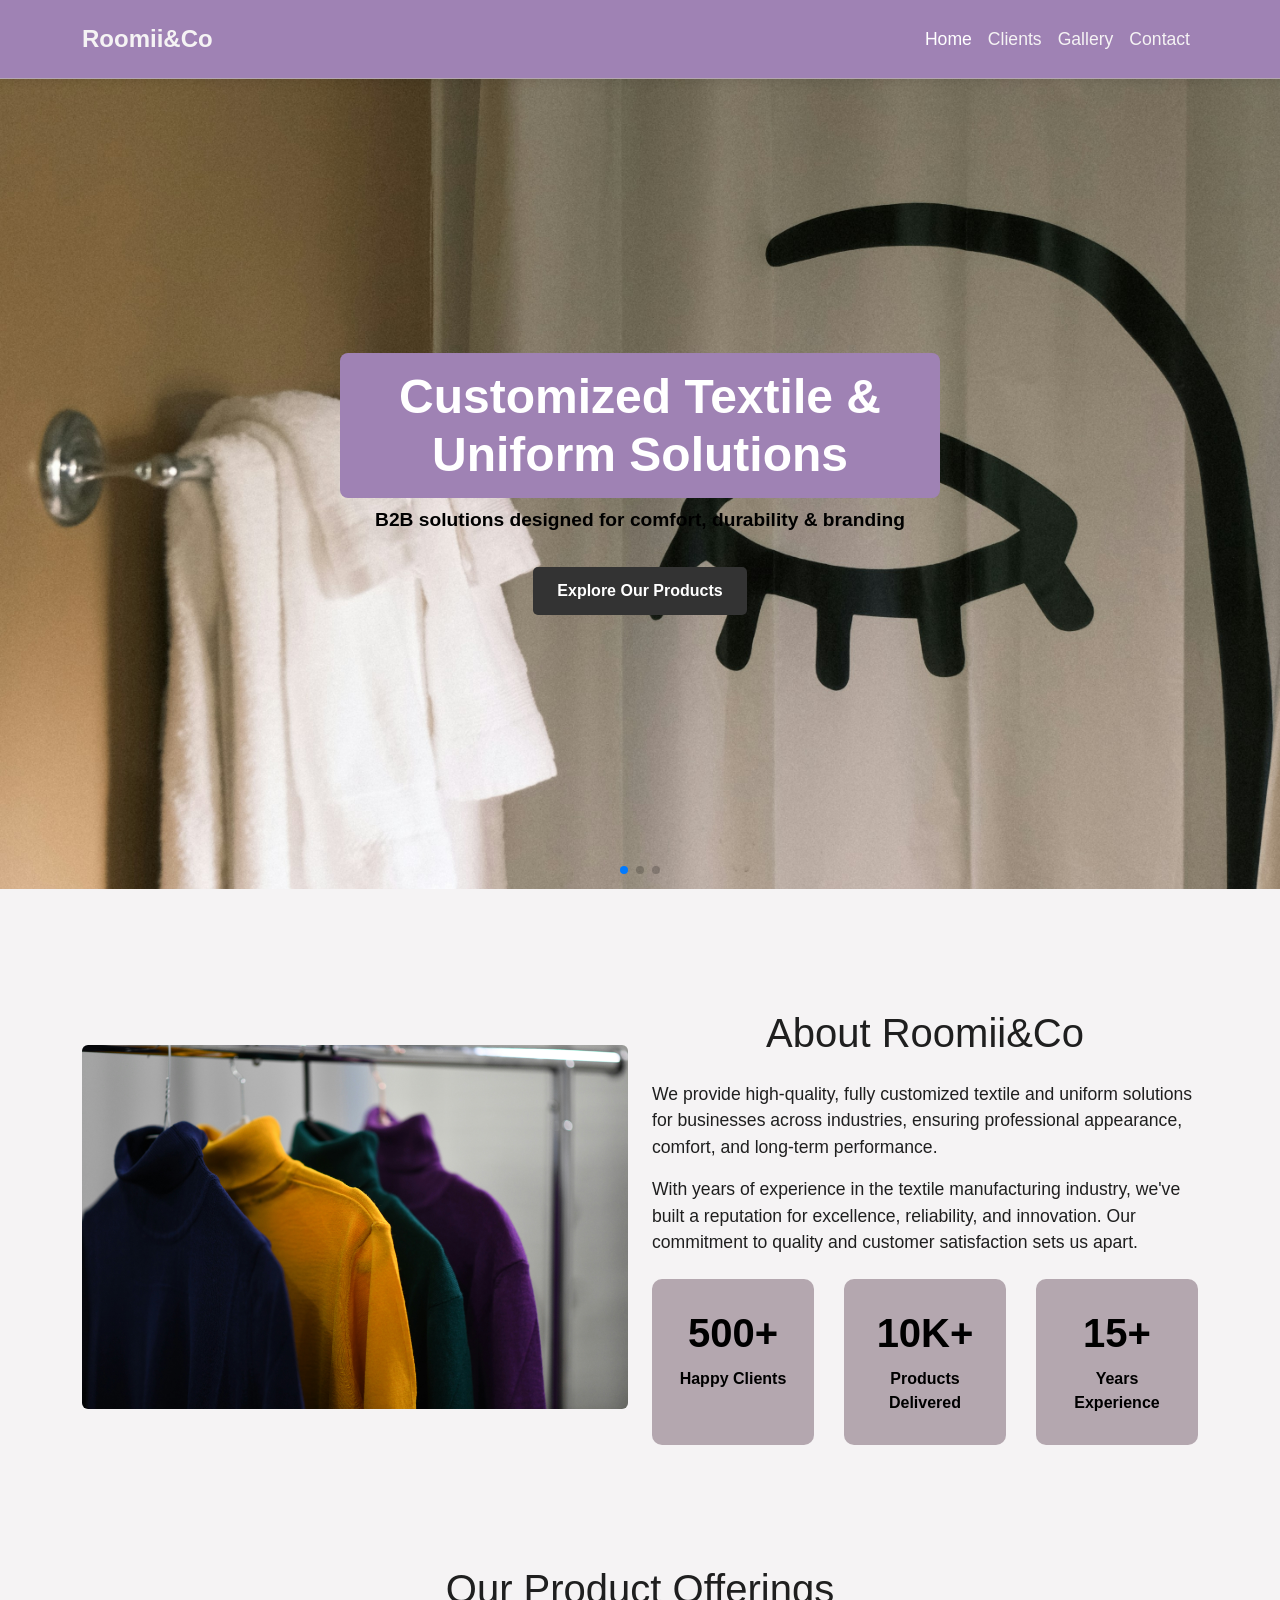
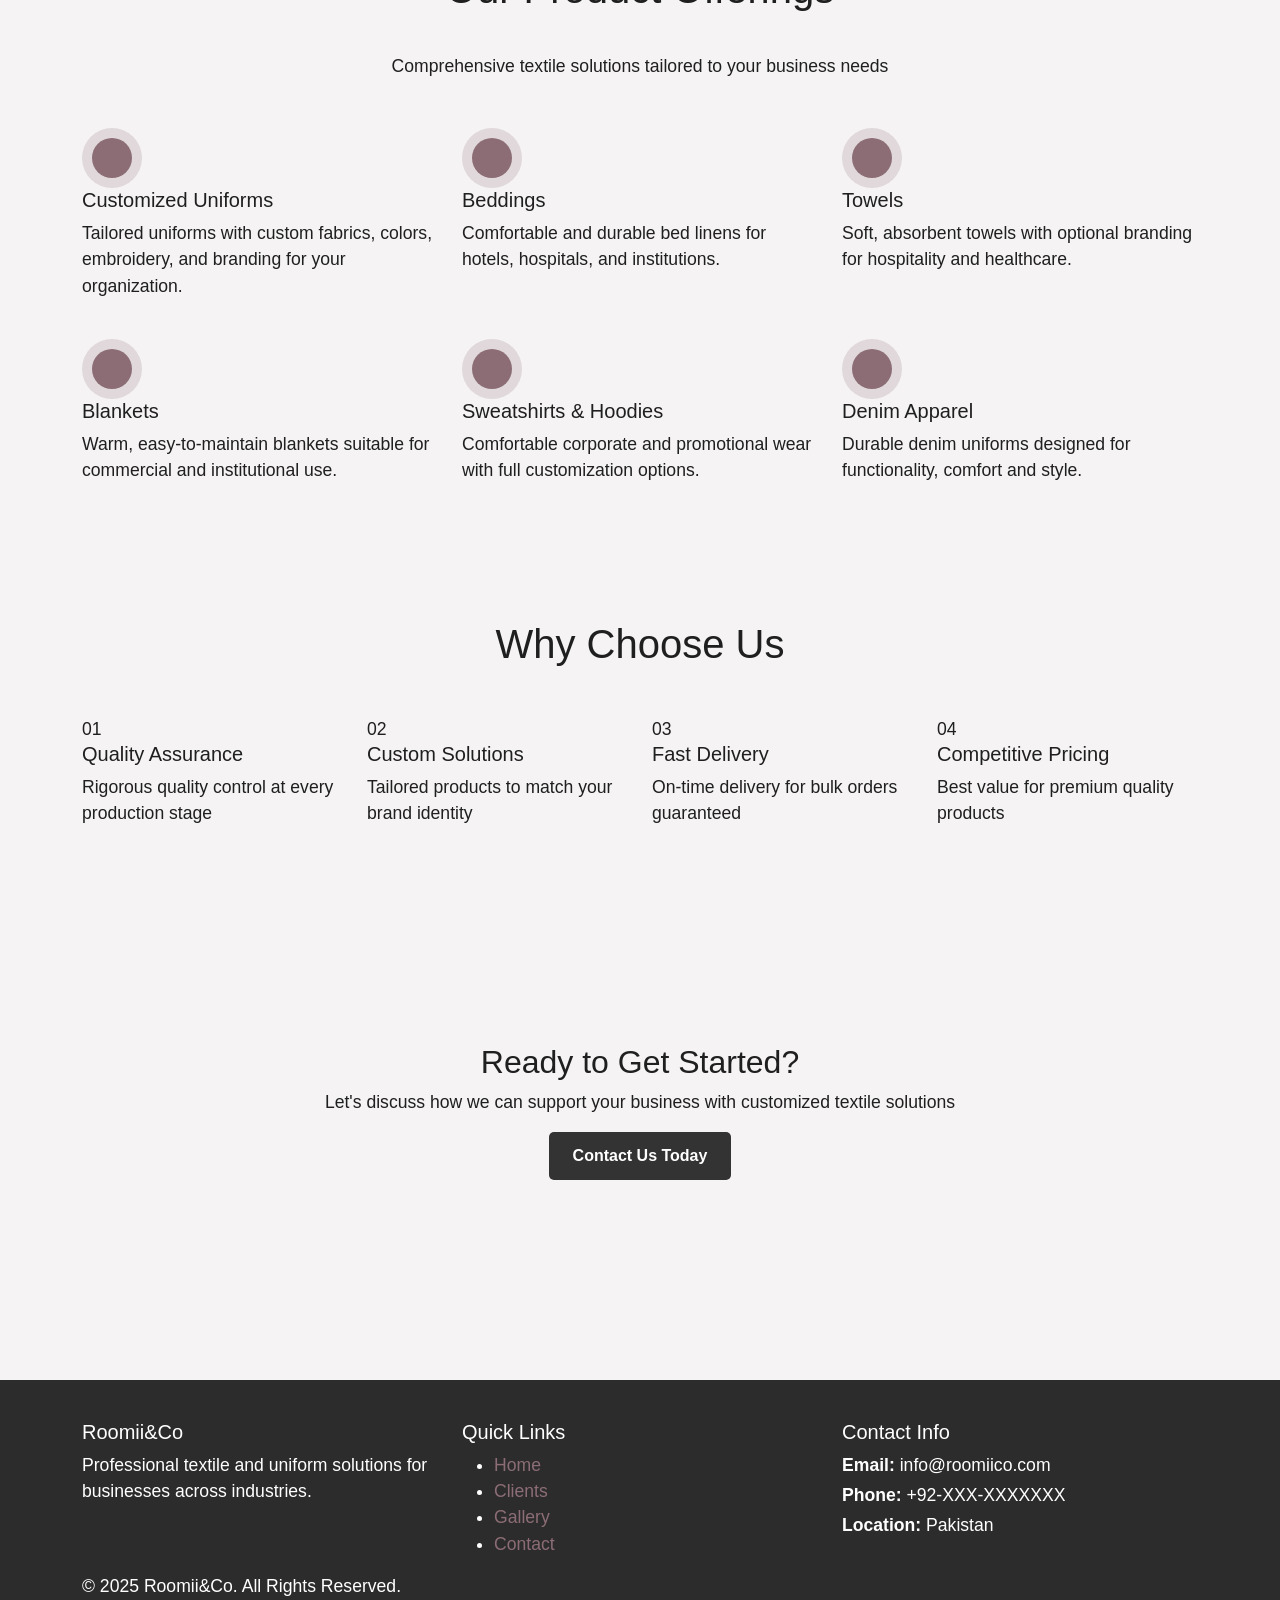
<file: index.html>
<!DOCTYPE html>
<html lang="en">
<head>
    <meta charset="UTF-8">
    <title>Customized Textile & Uniform Solutions | Roomii&Co</title>
    <meta name="viewport" content="width=device-width, initial-scale=1">

    <!-- Bootstrap CDN -->
    <link href="https://cdn.jsdelivr.net/npm/bootstrap@5.3.3/dist/css/bootstrap.min.css" rel="stylesheet">
    
    <!-- Swiper CSS -->
    <link rel="stylesheet" href="https://cdn.jsdelivr.net/npm/swiper@11/swiper-bundle.min.css"/>
    
    <!-- Google Fonts -->
    <link rel="preconnect" href="https://fonts.googleapis.com">
    <link rel="preconnect" href="https://fonts.gstatic.com" crossorigin>
    <link href="https://fonts.googleapis.com/css2?family=Poppins:wght@300;400;500;600;700&display=swap" rel="stylesheet">
    
    <!-- Custom CSS -->
    <link rel="stylesheet" href="css/style.css">
</head>

<body>

<!-- NAVBAR -->
<nav class="navbar navbar-expand-lg navbar-dark sticky-top">
  <div class="container">
    <a class="navbar-brand" href="index.html">
      <span class="brand-name">Roomii&Co</span>
    </a>
    <button class="navbar-toggler" type="button" data-bs-toggle="collapse" data-bs-target="#navbarNav" aria-controls="navbarNav" aria-expanded="false" aria-label="Toggle navigation">
      <span class="navbar-toggler-icon"></span>
    </button>
    <div class="collapse navbar-collapse" id="navbarNav">
      <ul class="navbar-nav ms-auto">
        <li class="nav-item">
          <a class="nav-link active" href="index.html">Home</a>
        </li>
        <li class="nav-item">
          <a class="nav-link" href="clients.html">Clients</a>
        </li>
        <li class="nav-item">
          <a class="nav-link" href="gallery.html">Gallery</a>
        </li>
        <li class="nav-item">
          <a class="nav-link" href="contact.html">Contact</a>
        </li>
      </ul>
    </div>
  </div>
</nav>

<!-- HERO SECTION -->
<section class="swiper mySwiper hero-section">
  <div class="swiper-wrapper">

    <div class="swiper-slide hero-slide" style="background: url('images/img2.jpg') no-repeat center center; background-size: cover;">
      <div class="hero-content">
        <h1 class="hero-title">Customized Textile & Uniform Solutions</h1>
        <p class="hero-subtitle">B2B solutions designed for comfort, durability & branding</p>
        <a href="#services" class="btn btn-hero mt-3">Explore Our Products</a>
      </div>
    </div>

    <div class="swiper-slide hero-slide" style="background: url('images/img17.jpg') no-repeat center center; background-size: cover;">
      <div class="hero-content">
        <h1 class="hero-title">Bulk Manufacturing Excellence</h1>
        <p class="hero-subtitle">Reliable production for institutions and enterprises</p>
        <a href="#about" class="btn btn-hero mt-3">Learn More</a>
      </div>
    </div>

    <div class="swiper-slide hero-slide" style="background: url('images/img16.jpg') no-repeat center center; background-size: cover;">
      <div class="hero-content">
        <h1 class="hero-title">Brand-Focused Design</h1>
        <p class="hero-subtitle">Your identity stitched into every product</p>
        <a href="contact.html" class="btn btn-hero mt-3">Get Started</a>
      </div>
    </div>

  </div>

  <div class="swiper-pagination"></div>
</section>


<!-- ABOUT SECTION -->
<section id="about" class="section-padding">
    <div class="container">
        <div class="row align-items-center">
            <div class="col-lg-6 mb-4 mb-lg-0">
                <div class="about-image-wrapper">
                    <div class="about-image-placeholder">
                        <img src="images/img6.jpg" alt="About Us" class="img-fluid rounded">
                    </div>
                </div>
            </div>
            <div class="col-lg-6">
                <!-- <span class="section-tag">WHO WE ARE</span> -->
                <h2 class="section-title mb-4">About Roomii&Co</h2>
                <p class="section-text">
                    We provide high-quality, fully customized textile and uniform solutions for businesses across industries, 
                    ensuring professional appearance, comfort, and long-term performance.
                </p>
                <p class="section-text">
                    With years of experience in the textile manufacturing industry, we've built a reputation for excellence, 
                    reliability, and innovation. Our commitment to quality and customer satisfaction sets us apart.
                </p>
                <div class="stats-wrapper mt-4">
                    <div class="stat-item">
                        <h3 class="stat-number">500+</h3>
                        <p class="stat-label">Happy Clients</p>
                    </div>
                    <div class="stat-item">
                        <h3 class="stat-number">10K+</h3>
                        <p class="stat-label">Products Delivered</p>
                    </div>
                    <div class="stat-item">
                        <h3 class="stat-number">15+</h3>
                        <p class="stat-label">Years Experience</p>
                    </div>
                </div>
            </div>
        </div>
    </div>
</section>

<!-- SERVICES SECTION -->
<section id="services" class="section-padding bg-light-section">
    <div class="container">
        <div class="text-center mb-5">
            <!-- <span class="section-tag">WHAT WE OFFER</span> -->
            <h2 class="section-title">Our Product Offerings</h2>
            <p class="section-subtitle">Comprehensive textile solutions tailored to your business needs</p>
        </div>

        <div class="row g-4">

            <div class="col-md-6 col-lg-4">
                <div class="service-card">
                    <div class="service-icon">
                        <svg width="60" height="60" viewBox="0 0 60 60">
                            <circle cx="30" cy="30" r="30" fill="#8C6D75" opacity="0.2"/>
                            <circle cx="30" cy="30" r="20" fill="#8C6D75"/>
                        </svg>
                    </div>
                    <h5 class="service-title">Customized Uniforms</h5>
                    <p class="service-description">Tailored uniforms with custom fabrics, colors, embroidery, and branding for your organization.</p>
                </div>
            </div>

            <div class="col-md-6 col-lg-4">
                <div class="service-card">
                    <div class="service-icon">
                        <svg width="60" height="60" viewBox="0 0 60 60">
                            <circle cx="30" cy="30" r="30" fill="#8C6D75" opacity="0.2"/>
                            <circle cx="30" cy="30" r="20" fill="#8C6D75"/>
                        </svg>
                    </div>
                    <h5 class="service-title">Beddings</h5>
                    <p class="service-description">Comfortable and durable bed linens for hotels, hospitals, and institutions.</p>
                </div>
            </div>

            <div class="col-md-6 col-lg-4">
                <div class="service-card">
                    <div class="service-icon">
                        <svg width="60" height="60" viewBox="0 0 60 60">
                            <circle cx="30" cy="30" r="30" fill="#8C6D75" opacity="0.2"/>
                            <circle cx="30" cy="30" r="20" fill="#8C6D75"/>
                        </svg>
                    </div>
                    <h5 class="service-title">Towels</h5>
                    <p class="service-description">Soft, absorbent towels with optional branding for hospitality and healthcare.</p>
                </div>
            </div>

            <div class="col-md-6 col-lg-4">
                <div class="service-card">
                    <div class="service-icon">
                        <svg width="60" height="60" viewBox="0 0 60 60">
                            <circle cx="30" cy="30" r="30" fill="#8C6D75" opacity="0.2"/>
                            <circle cx="30" cy="30" r="20" fill="#8C6D75"/>
                        </svg>
                    </div>
                    <h5 class="service-title">Blankets</h5>
                    <p class="service-description">Warm, easy-to-maintain blankets suitable for commercial and institutional use.</p>
                </div>
            </div>

            <div class="col-md-6 col-lg-4">
                <div class="service-card">
                    <div class="service-icon">
                        <svg width="60" height="60" viewBox="0 0 60 60">
                            <circle cx="30" cy="30" r="30" fill="#8C6D75" opacity="0.2"/>
                            <circle cx="30" cy="30" r="20" fill="#8C6D75"/>
                        </svg>
                    </div>
                    <h5 class="service-title">Sweatshirts & Hoodies</h5>
                    <p class="service-description">Comfortable corporate and promotional wear with full customization options.</p>
                </div>
            </div>

            <div class="col-md-6 col-lg-4">
                <div class="service-card">
                    <div class="service-icon">
                        <svg width="60" height="60" viewBox="0 0 60 60">
                            <circle cx="30" cy="30" r="30" fill="#8C6D75" opacity="0.2"/>
                            <circle cx="30" cy="30" r="20" fill="#8C6D75"/>
                        </svg>
                    </div>
                    <h5 class="service-title">Denim Apparel</h5>
                    <p class="service-description">Durable denim uniforms designed for functionality, comfort and style.</p>
                </div>
            </div>

        </div>
    </div>
</section>

<!-- WHY CHOOSE US -->
<section class="section-padding">
    <div class="container">
        <div class="text-center mb-5">
            <!-- <span class="section-tag">WHY ROOMII&CO</span> -->
            <h2 class="section-title">Why Choose Us</h2>
        </div>
        
        <div class="row g-4">
            <div class="col-md-6 col-lg-3">
                <div class="feature-box">
                    <div class="feature-number">01</div>
                    <h5 class="feature-title">Quality Assurance</h5>
                    <p class="feature-text">Rigorous quality control at every production stage</p>
                </div>
            </div>
            <div class="col-md-6 col-lg-3">
                <div class="feature-box">
                    <div class="feature-number">02</div>
                    <h5 class="feature-title">Custom Solutions</h5>
                    <p class="feature-text">Tailored products to match your brand identity</p>
                </div>
            </div>
            <div class="col-md-6 col-lg-3">
                <div class="feature-box">
                    <div class="feature-number">03</div>
                    <h5 class="feature-title">Fast Delivery</h5>
                    <p class="feature-text">On-time delivery for bulk orders guaranteed</p>
                </div>
            </div>
            <div class="col-md-6 col-lg-3">
                <div class="feature-box">
                    <div class="feature-number">04</div>
                    <h5 class="feature-title">Competitive Pricing</h5>
                    <p class="feature-text">Best value for premium quality products</p>
                </div>
            </div>
        </div>
    </div>
</section>

<!-- CTA SECTION -->
<section class="cta-section">
    <div class="container text-center">
        <h2 class="cta-title">Ready to Get Started?</h2>
        <p class="cta-text">Let's discuss how we can support your business with customized textile solutions</p>
        <a href="contact.html" class="btn btn-cta">Contact Us Today</a>
    </div>
</section>

<!-- FOOTER -->
<footer class="footer">
    <div class="container">
        <div class="row">
            <div class="col-md-4 mb-4 mb-md-0">
                <h5 class="footer-title">Roomii&Co</h5>
                <p class="footer-text">Professional textile and uniform solutions for businesses across industries.</p>
            </div>
            <div class="col-md-4 mb-4 mb-md-0">
                <h5 class="footer-title">Quick Links</h5>
                <ul class="footer-links">
                    <li><a href="index.html">Home</a></li>
                    <li><a href="clients.html">Clients</a></li>
                    <li><a href="gallery.html">Gallery</a></li>
                    <li><a href="contact.html">Contact</a></li>
                </ul>
            </div>
            <div class="col-md-4">
                <h5 class="footer-title">Contact Info</h5>
                <p class="footer-text mb-1"><strong>Email:</strong> info@roomiico.com</p>
                <p class="footer-text mb-1"><strong>Phone:</strong> +92-XXX-XXXXXXX</p>
                <p class="footer-text"><strong>Location:</strong> Pakistan</p>
            </div>
        </div>
        <div class="footer-bottom">
            <p>&copy; 2025 Roomii&Co. All Rights Reserved.</p>
        </div>
    </div>
</footer>

<!-- Scripts -->
<script src="https://cdn.jsdelivr.net/npm/bootstrap@5.3.3/dist/js/bootstrap.bundle.min.js"></script>
<script src="https://cdn.jsdelivr.net/npm/swiper@11/swiper-bundle.min.js"></script>
<script src="js/main.js"></script>

</body>
</html>
</file>
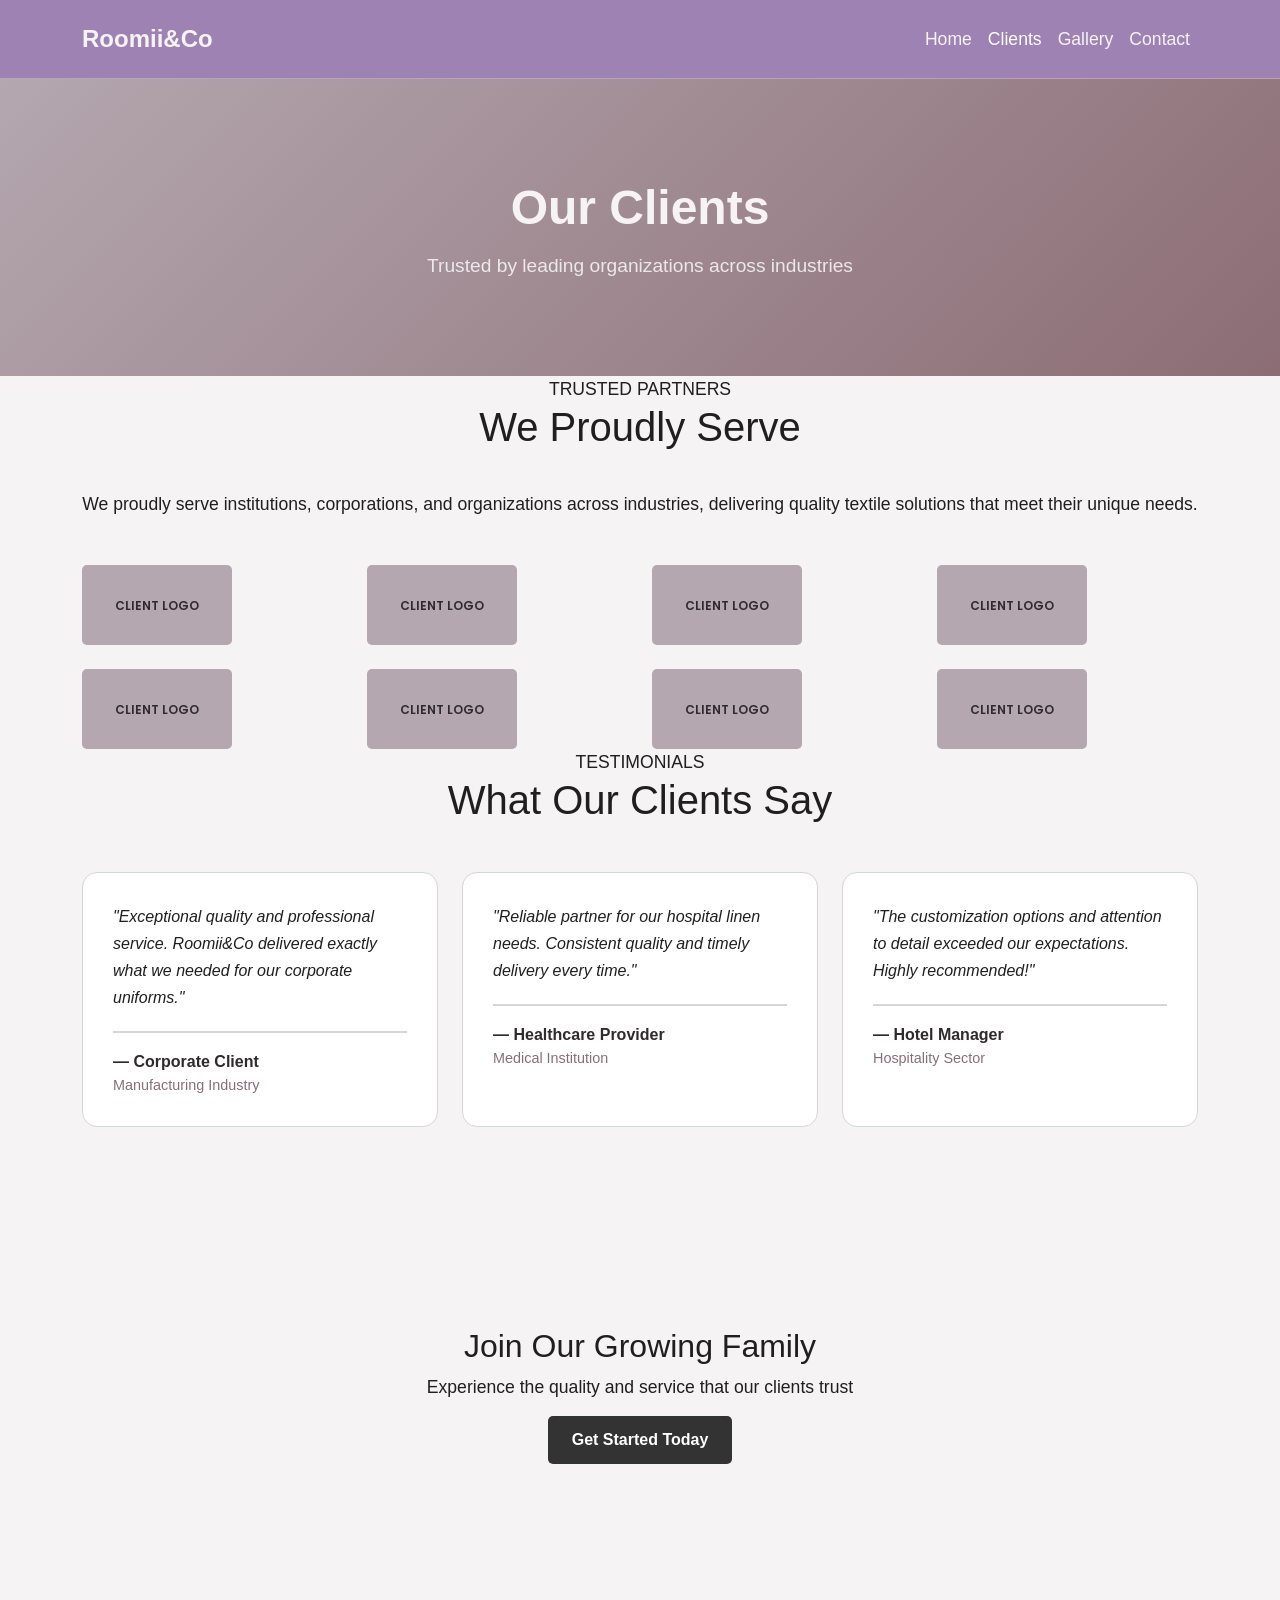
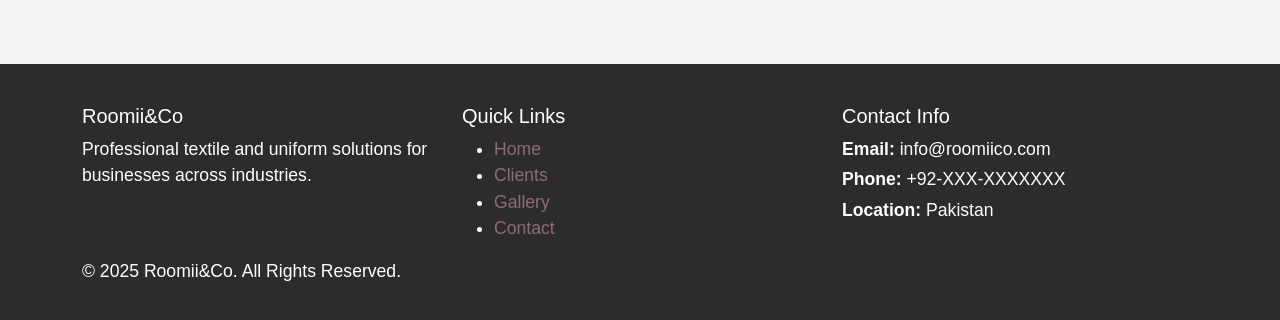
<file: clients.html>
<!DOCTYPE html>
<html lang="en">
<head>
  <meta charset="UTF-8" />
  <title>Our Clients | Roomii & Co</title>
  <meta name="viewport" content="width=device-width, initial-scale=1" />

  <!-- Bootstrap -->
  <link href="https://cdn.jsdelivr.net/npm/bootstrap@5.3.3/dist/css/bootstrap.min.css" rel="stylesheet">

  <!-- Google Fonts -->
  <link rel="preconnect" href="https://fonts.googleapis.com">
  <link rel="preconnect" href="https://fonts.gstatic.com" crossorigin>
  <link href="https://fonts.googleapis.com/css2?family=Poppins:wght@300;400;500;600;700&display=swap" rel="stylesheet">

  <!-- Custom CSS - FIXED PATH -->
  <link rel="stylesheet" href="css/style.css">
  
  <style>
    .page-header {
      background: linear-gradient(135deg, #B4A7AF 0%, #8C6D75 100%);
      padding: 100px 0 80px;
      margin-bottom: 0;
    }

    .page-header-title {
      font-size: 3rem;
      font-weight: 700;
      color: #F5F3F4;
      margin-bottom: 15px;
    }

    .page-header-subtitle {
      font-size: 1.2rem;
      color: #F5F3F4;
      opacity: 0.9;
    }

    .testimonial-card {
      background: #fff;
      border: 1px solid #D8D4D7;
      border-radius: 15px;
      padding: 30px;
      height: 100%;
      transition: all 0.3s ease;
    }

    .testimonial-card:hover {
      transform: translateY(-5px);
      box-shadow: 0 10px 30px rgba(0, 0, 0, 0.1);
      border-color: #8C6D75;
    }

    .testimonial-text {
      font-size: 1rem;
      line-height: 1.7;
      color: #1F1F1F;
      margin-bottom: 20px;
      font-style: italic;
    }

    .testimonial-author {
      margin-top: 15px;
      padding-top: 15px;
      border-top: 2px solid #D8D4D7;
    }

    .testimonial-author strong {
      color: #2F2A2D;
      font-size: 1rem;
    }

    .testimonial-author p {
      color: #8C6D75;
      font-size: 0.9rem;
    }

    @media (max-width: 767px) {
      .page-header-title {
        font-size: 2rem;
      }
      
      .page-header-subtitle {
        font-size: 1rem;
      }
    }
  </style>
</head>

<body>

<!-- NAVBAR -->
<nav class="navbar navbar-expand-lg navbar-dark sticky-top">
  <div class="container">
    <a class="navbar-brand" href="index.html">
      <span class="brand-name">Roomii&Co</span>
    </a>
    <button class="navbar-toggler" type="button" data-bs-toggle="collapse" data-bs-target="#navbarNav" aria-controls="navbarNav" aria-expanded="false" aria-label="Toggle navigation">
      <span class="navbar-toggler-icon"></span>
    </button>
    <div class="collapse navbar-collapse" id="navbarNav">
      <ul class="navbar-nav ms-auto">
        <li class="nav-item">
          <a class="nav-link" href="index.html">Home</a>
        </li>
        <li class="nav-item">
          <a class="nav-link active" href="clients.html">Clients</a>
        </li>
        <li class="nav-item">
          <a class="nav-link" href="gallery.html">Gallery</a>
        </li>
        <li class="nav-item">
          <a class="nav-link" href="contact.html">Contact</a>
        </li>
      </ul>
    </div>
  </div>
</nav>

<!-- PAGE HEADER -->
<section class="page-header">
  <div class="container text-center">
    <h1 class="page-header-title">Our Clients</h1>
    <p class="page-header-subtitle">Trusted by leading organizations across industries</p>
  </div>
</section>

<!-- CLIENTS SECTION -->
<section class="clients-section">
  <div class="container">
    <div class="text-center mb-5">
      <span class="section-tag">TRUSTED PARTNERS</span>
      <h2 class="section-title">We Proudly Serve</h2>
      <p class="section-subtitle">
        We proudly serve institutions, corporations, and organizations across industries,
        delivering quality textile solutions that meet their unique needs.
      </p>
    </div>

    <div class="row g-4">
      <div class="col-6 col-md-4 col-lg-3">
        <div class="client-logo-wrapper">
          <svg width="150" height="80" viewBox="0 0 150 80">
            <rect width="150" height="80" fill="#B4A7AF" rx="5"/>
            <text x="75" y="45" text-anchor="middle" fill="#2F2A2D" font-size="12" font-family="Poppins" font-weight="600">CLIENT LOGO</text>
          </svg>
        </div>
      </div>
      <div class="col-6 col-md-4 col-lg-3">
        <div class="client-logo-wrapper">
          <svg width="150" height="80" viewBox="0 0 150 80">
            <rect width="150" height="80" fill="#B4A7AF" rx="5"/>
            <text x="75" y="45" text-anchor="middle" fill="#2F2A2D" font-size="12" font-family="Poppins" font-weight="600">CLIENT LOGO</text>
          </svg>
        </div>
      </div>
      <div class="col-6 col-md-4 col-lg-3">
        <div class="client-logo-wrapper">
          <svg width="150" height="80" viewBox="0 0 150 80">
            <rect width="150" height="80" fill="#B4A7AF" rx="5"/>
            <text x="75" y="45" text-anchor="middle" fill="#2F2A2D" font-size="12" font-family="Poppins" font-weight="600">CLIENT LOGO</text>
          </svg>
        </div>
      </div>
      <div class="col-6 col-md-4 col-lg-3">
        <div class="client-logo-wrapper">
          <svg width="150" height="80" viewBox="0 0 150 80">
            <rect width="150" height="80" fill="#B4A7AF" rx="5"/>
            <text x="75" y="45" text-anchor="middle" fill="#2F2A2D" font-size="12" font-family="Poppins" font-weight="600">CLIENT LOGO</text>
          </svg>
        </div>
      </div>
      <div class="col-6 col-md-4 col-lg-3">
        <div class="client-logo-wrapper">
          <svg width="150" height="80" viewBox="0 0 150 80">
            <rect width="150" height="80" fill="#B4A7AF" rx="5"/>
            <text x="75" y="45" text-anchor="middle" fill="#2F2A2D" font-size="12" font-family="Poppins" font-weight="600">CLIENT LOGO</text>
          </svg>
        </div>
      </div>
      <div class="col-6 col-md-4 col-lg-3">
        <div class="client-logo-wrapper">
          <svg width="150" height="80" viewBox="0 0 150 80">
            <rect width="150" height="80" fill="#B4A7AF" rx="5"/>
            <text x="75" y="45" text-anchor="middle" fill="#2F2A2D" font-size="12" font-family="Poppins" font-weight="600">CLIENT LOGO</text>
          </svg>
        </div>
      </div>
      <div class="col-6 col-md-4 col-lg-3">
        <div class="client-logo-wrapper">
          <svg width="150" height="80" viewBox="0 0 150 80">
            <rect width="150" height="80" fill="#B4A7AF" rx="5"/>
            <text x="75" y="45" text-anchor="middle" fill="#2F2A2D" font-size="12" font-family="Poppins" font-weight="600">CLIENT LOGO</text>
          </svg>
        </div>
      </div>
      <div class="col-6 col-md-4 col-lg-3">
        <div class="client-logo-wrapper">
          <svg width="150" height="80" viewBox="0 0 150 80">
            <rect width="150" height="80" fill="#B4A7AF" rx="5"/>
            <text x="75" y="45" text-anchor="middle" fill="#2F2A2D" font-size="12" font-family="Poppins" font-weight="600">CLIENT LOGO</text>
          </svg>
        </div>
      </div>
    </div>
  </div>
</section>

<!-- TESTIMONIALS -->
<section class="section-padding bg-light-section">
  <div class="container">
    <div class="text-center mb-5">
      <span class="section-tag">TESTIMONIALS</span>
      <h2 class="section-title">What Our Clients Say</h2>
    </div>
    
    <div class="row g-4">
      <div class="col-md-6 col-lg-4">
        <div class="testimonial-card">
          <p class="testimonial-text">"Exceptional quality and professional service. Roomii&Co delivered exactly what we needed for our corporate uniforms."</p>
          <div class="testimonial-author">
            <strong>— Corporate Client</strong>
            <p class="mb-0">Manufacturing Industry</p>
          </div>
        </div>
      </div>
      <div class="col-md-6 col-lg-4">
        <div class="testimonial-card">
          <p class="testimonial-text">"Reliable partner for our hospital linen needs. Consistent quality and timely delivery every time."</p>
          <div class="testimonial-author">
            <strong>— Healthcare Provider</strong>
            <p class="mb-0">Medical Institution</p>
          </div>
        </div>
      </div>
      <div class="col-md-6 col-lg-4">
        <div class="testimonial-card">
          <p class="testimonial-text">"The customization options and attention to detail exceeded our expectations. Highly recommended!"</p>
          <div class="testimonial-author">
            <strong>— Hotel Manager</strong>
            <p class="mb-0">Hospitality Sector</p>
          </div>
        </div>
      </div>
    </div>
  </div>
</section>

<!-- CTA -->
<section class="cta-section">
  <div class="container text-center">
    <h2 class="cta-title">Join Our Growing Family</h2>
    <p class="cta-text">Experience the quality and service that our clients trust</p>
    <a href="contact.html" class="btn btn-cta">Get Started Today</a>
  </div>
</section>

<!-- FOOTER -->
<footer class="footer">
  <div class="container">
    <div class="row">
      <div class="col-md-4 mb-4 mb-md-0">
        <h5 class="footer-title">Roomii&Co</h5>
        <p class="footer-text">Professional textile and uniform solutions for businesses across industries.</p>
      </div>
      <div class="col-md-4 mb-4 mb-md-0">
        <h5 class="footer-title">Quick Links</h5>
        <ul class="footer-links">
          <li><a href="index.html">Home</a></li>
          <li><a href="clients.html">Clients</a></li>
          <li><a href="gallery.html">Gallery</a></li>
          <li><a href="contact.html">Contact</a></li>
        </ul>
      </div>
      <div class="col-md-4">
        <h5 class="footer-title">Contact Info</h5>
        <p class="footer-text mb-1"><strong>Email:</strong> info@roomiico.com</p>
        <p class="footer-text mb-1"><strong>Phone:</strong> +92-XXX-XXXXXXX</p>
        <p class="footer-text"><strong>Location:</strong> Pakistan</p>
      </div>
    </div>
    <div class="footer-bottom">
      <p>&copy; 2025 Roomii&Co. All Rights Reserved.</p>
    </div>
  </div>
</footer>

<!-- JS -->
<script src="https://cdn.jsdelivr.net/npm/bootstrap@5.3.3/dist/js/bootstrap.bundle.min.js"></script>

</body>
</html>
</file>
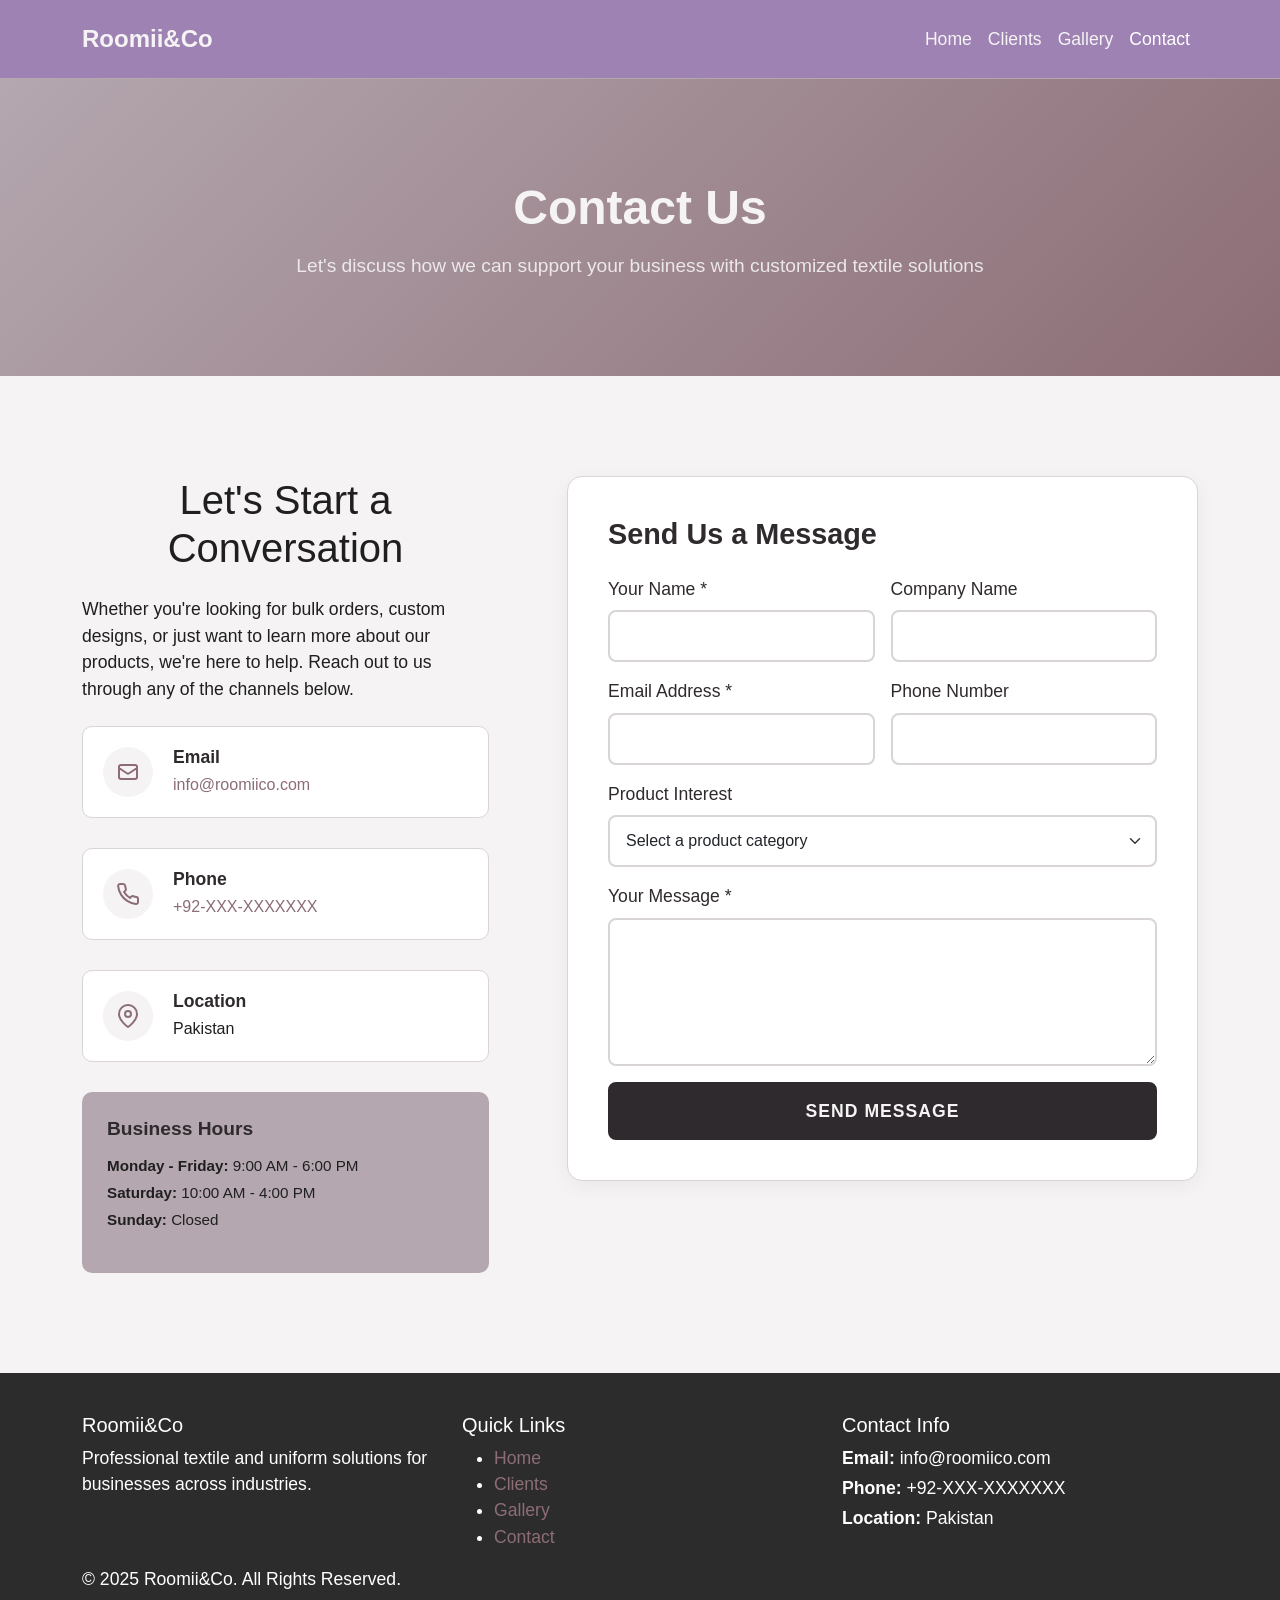
<file: contact.html>
<!DOCTYPE html>
<html lang="en">
<head>
  <meta charset="UTF-8" />
  <title>Contact Us | Roomii & Co</title>
  <meta name="viewport" content="width=device-width, initial-scale=1" />

  <!-- Bootstrap -->
  <link href="https://cdn.jsdelivr.net/npm/bootstrap@5.3.3/dist/css/bootstrap.min.css" rel="stylesheet">

  <!-- Google Fonts -->
  <link rel="preconnect" href="https://fonts.googleapis.com">
  <link rel="preconnect" href="https://fonts.gstatic.com" crossorigin>
  <link href="https://fonts.googleapis.com/css2?family=Poppins:wght@300;400;500;600;700&display=swap" rel="stylesheet">

  <!-- Custom CSS - FIXED PATH -->
  <link rel="stylesheet" href="css/style.css">
  
  <style>
    .page-header {
      background: linear-gradient(135deg, #B4A7AF 0%, #8C6D75 100%);
      padding: 100px 0 80px;
      margin-bottom: 100px;
    }

    .page-header-title {
      font-size: 3rem;
      font-weight: 700;
      color: #F5F3F4;
      margin-bottom: 15px;
    }

    .page-header-subtitle {
      font-size: 1.2rem;
      color: #F5F3F4;
      opacity: 0.9;
    }

    .contact-section {
      margin-bottom: 100px;
    }

    .contact-info-wrapper {
      padding-right: 30px;
    }

    .contact-info-item {
      display: flex;
      gap: 20px;
      margin-bottom: 30px;
      padding: 20px;
      background: #fff;
      border: 1px solid #D8D4D7;
      border-radius: 10px;
      transition: all 0.3s ease;
    }

    .contact-info-item:hover {
      transform: translateX(5px);
      border-color: #8C6D75;
      box-shadow: 0 5px 20px rgba(0, 0, 0, 0.1);
    }

    .contact-icon {
      flex-shrink: 0;
      width: 50px;
      height: 50px;
      background: #F5F3F4;
      border-radius: 50%;
      display: flex;
      align-items: center;
      justify-content: center;
    }

    .contact-info-item h5 {
      font-size: 1.1rem;
      font-weight: 600;
      color: #2F2A2D;
      margin-bottom: 5px;
    }

    .contact-info-item p {
      font-size: 1rem;
      color: #1F1F1F;
      margin: 0;
    }

    .contact-info-item a {
      color: #8C6D75;
      text-decoration: none;
    }

    .contact-info-item a:hover {
      color: #2F2A2D;
    }

    .contact-hours {
      background: #B4A7AF;
      padding: 25px;
      border-radius: 10px;
      margin-top: 20px;
    }

    .contact-hours h5 {
      font-size: 1.2rem;
      font-weight: 600;
      color: #2F2A2D;
      margin-bottom: 15px;
    }

    .contact-hours p {
      font-size: 0.95rem;
      color: #1F1F1F;
    }

    .contact-form-wrapper {
      background: #fff;
      border: 1px solid #D8D4D7;
      border-radius: 15px;
      padding: 40px;
      box-shadow: 0 5px 20px rgba(0, 0, 0, 0.05);
    }

    .contact-form-wrapper h3 {
      font-size: 1.8rem;
      font-weight: 600;
      color: #2F2A2D;
    }

    .form-label {
      font-weight: 500;
      color: #2F2A2D;
      margin-bottom: 8px;
    }

    .form-control-custom {
      border: 2px solid #D8D4D7;
      border-radius: 8px;
      padding: 12px 16px;
      font-size: 1rem;
      transition: all 0.3s ease;
    }

    .form-control-custom:focus {
      border-color: #8C6D75;
      box-shadow: 0 0 0 0.2rem rgba(140, 109, 117, 0.15);
    }

    .btn-contact {
      background: #2F2A2D;
      color: #F5F3F4;
      padding: 14px 40px;
      font-size: 1.1rem;
      font-weight: 600;
      border: 2px solid #2F2A2D;
      border-radius: 8px;
      transition: all 0.3s ease;
      text-transform: uppercase;
      letter-spacing: 1px;
    }

    .btn-contact:hover {
      background: #8C6D75;
      border-color: #8C6D75;
      color: #F5F3F4;
      transform: translateY(-2px);
      box-shadow: 0 5px 15px rgba(0, 0, 0, 0.2);
    }

    @media (max-width: 991px) {
      .contact-info-wrapper {
        padding-right: 0;
        margin-bottom: 40px;
      }
    }

    @media (max-width: 767px) {
      .page-header-title {
        font-size: 2rem;
      }
      
      .page-header-subtitle {
        font-size: 1rem;
      }
      
      .contact-form-wrapper {
        padding: 30px 20px;
      }
      
      .contact-hours {
        padding: 20px;
      }
    }
  </style>
</head>

<body>

<!-- NAVBAR -->
<nav class="navbar navbar-expand-lg navbar-dark sticky-top">
  <div class="container">
    <a class="navbar-brand" href="index.html">
      <span class="brand-name">Roomii&Co</span>
    </a>
    <button class="navbar-toggler" type="button" data-bs-toggle="collapse" data-bs-target="#navbarNav" aria-controls="navbarNav" aria-expanded="false" aria-label="Toggle navigation">
      <span class="navbar-toggler-icon"></span>
    </button>
    <div class="collapse navbar-collapse" id="navbarNav">
      <ul class="navbar-nav ms-auto">
        <li class="nav-item">
          <a class="nav-link" href="index.html">Home</a>
        </li>
        <li class="nav-item">
          <a class="nav-link" href="clients.html">Clients</a>
        </li>
        <li class="nav-item">
          <a class="nav-link" href="gallery.html">Gallery</a>
        </li>
        <li class="nav-item">
          <a class="nav-link active" href="contact.html">Contact</a>
        </li>
      </ul>
    </div>
  </div>
</nav>

<!-- PAGE HEADER -->
<section class="page-header">
  <div class="container text-center">
    <h1 class="page-header-title">Contact Us</h1>
    <p class="page-header-subtitle">Let's discuss how we can support your business with customized textile solutions</p>
  </div>
</section>

<!-- CONTACT SECTION -->
<section class="contact-section">
  <div class="container">
    <div class="row g-5">
      
      <!-- Contact Information -->
      <div class="col-lg-5">
        <div class="contact-info-wrapper">
          <!-- <span class="section-tag">GET IN TOUCH</span> -->
          <h2 class="section-title mb-4">Let's Start a Conversation</h2>
          <p class="section-text mb-4">
            Whether you're looking for bulk orders, custom designs, or just want to learn more about our products, 
            we're here to help. Reach out to us through any of the channels below.
          </p>
          
          <div class="contact-info-item">
            <div class="contact-icon">
              <svg width="24" height="24" viewBox="0 0 24 24" fill="none" stroke="#8C6D75" stroke-width="2">
                <path d="M3 8l7.89 5.26a2 2 0 002.22 0L21 8M5 19h14a2 2 0 002-2V7a2 2 0 00-2-2H5a2 2 0 00-2 2v10a2 2 0 002 2z"/>
              </svg>
            </div>
            <div>
              <h5>Email</h5>
              <p><a href="mailto:info@roomiico.com">info@roomiico.com</a></p>
            </div>
          </div>

          <div class="contact-info-item">
            <div class="contact-icon">
              <svg width="24" height="24" viewBox="0 0 24 24" fill="none" stroke="#8C6D75" stroke-width="2">
                <path d="M22 16.92v3a2 2 0 01-2.18 2 19.79 19.79 0 01-8.63-3.07 19.5 19.5 0 01-6-6 19.79 19.79 0 01-3.07-8.67A2 2 0 014.11 2h3a2 2 0 012 1.72 12.84 12.84 0 00.7 2.81 2 2 0 01-.45 2.11L8.09 9.91a16 16 0 006 6l1.27-1.27a2 2 0 012.11-.45 12.84 12.84 0 002.81.7A2 2 0 0122 16.92z"/>
              </svg>
            </div>
            <div>
              <h5>Phone</h5>
              <p><a href="tel:+92-XXX-XXXXXXX">+92-XXX-XXXXXXX</a></p>
            </div>
          </div>

          <div class="contact-info-item">
            <div class="contact-icon">
              <svg width="24" height="24" viewBox="0 0 24 24" fill="none" stroke="#8C6D75" stroke-width="2">
                <path d="M21 10c0 7-9 13-9 13s-9-6-9-13a9 9 0 0118 0z"/>
                <circle cx="12" cy="10" r="3"/>
              </svg>
            </div>
            <div>
              <h5>Location</h5>
              <p>Pakistan</p>
            </div>
          </div>

          <div class="contact-hours">
            <h5>Business Hours</h5>
            <p class="mb-1"><strong>Monday - Friday:</strong> 9:00 AM - 6:00 PM</p>
            <p class="mb-1"><strong>Saturday:</strong> 10:00 AM - 4:00 PM</p>
            <p><strong>Sunday:</strong> Closed</p>
          </div>

        </div>
      </div>

      <!-- Contact Form -->
      <div class="col-lg-7">
        <div class="contact-form-wrapper">
          <h3 class="mb-4">Send Us a Message</h3>
          <form class="contact-form">
            <div class="row g-3">
              <div class="col-md-6">
                <label for="name" class="form-label">Your Name *</label>
                <input type="text" class="form-control form-control-custom" id="name" required>
              </div>
              <div class="col-md-6">
                <label for="company" class="form-label">Company Name</label>
                <input type="text" class="form-control form-control-custom" id="company">
              </div>
              <div class="col-md-6">
                <label for="email" class="form-label">Email Address *</label>
                <input type="email" class="form-control form-control-custom" id="email" required>
              </div>
              <div class="col-md-6">
                <label for="phone" class="form-label">Phone Number</label>
                <input type="tel" class="form-control form-control-custom" id="phone">
              </div>
              <div class="col-12">
                <label for="product" class="form-label">Product Interest</label>
                <select class="form-select form-control-custom" id="product">
                  <option selected>Select a product category</option>
                  <option value="uniforms">Customized Uniforms</option>
                  <option value="bedding">Beddings</option>
                  <option value="towels">Towels</option>
                  <option value="blankets">Blankets</option>
                  <option value="sweatshirts">Sweatshirts & Hoodies</option>
                  <option value="denim">Denim Apparel</option>
                  <option value="other">Other</option>
                </select>
              </div>
              <div class="col-12">
                <label for="message" class="form-label">Your Message *</label>
                <textarea class="form-control form-control-custom" id="message" rows="5" required></textarea>
              </div>
              <div class="col-12">
                <button type="submit" class="btn btn-contact w-100">Send Message</button>
              </div>
            </div>
          </form>
        </div>
      </div>

    </div>
  </div>
</section>

<!-- FOOTER -->
<footer class="footer">
  <div class="container">
    <div class="row">
      <div class="col-md-4 mb-4 mb-md-0">
        <h5 class="footer-title">Roomii&Co</h5>
        <p class="footer-text">Professional textile and uniform solutions for businesses across industries.</p>
      </div>
      <div class="col-md-4 mb-4 mb-md-0">
        <h5 class="footer-title">Quick Links</h5>
        <ul class="footer-links">
          <li><a href="index.html">Home</a></li>
          <li><a href="clients.html">Clients</a></li>
          <li><a href="gallery.html">Gallery</a></li>
          <li><a href="contact.html">Contact</a></li>
        </ul>
      </div>
      <div class="col-md-4">
        <h5 class="footer-title">Contact Info</h5>
        <p class="footer-text mb-1"><strong>Email:</strong> info@roomiico.com</p>
        <p class="footer-text mb-1"><strong>Phone:</strong> +92-XXX-XXXXXXX</p>
        <p class="footer-text"><strong>Location:</strong> Pakistan</p>
      </div>
    </div>
    <div class="footer-bottom">
      <p>&copy; 2025 Roomii&Co. All Rights Reserved.</p>
    </div>
  </div>
</footer>

<script src="https://cdn.jsdelivr.net/npm/bootstrap@5.3.3/dist/js/bootstrap.bundle.min.js"></script>

<script>
// Form submission handler
document.querySelector('.contact-form').addEventListener('submit', function(e) {
  e.preventDefault();
  
  // Get form values
  const name = document.getElementById('name').value;
  const email = document.getElementById('email').value;
  const message = document.getElementById('message').value;
  
  // Simple validation
  if (name && email && message) {
    alert('Thank you for your message! We will get back to you soon.');
    this.reset();
  }
});
</script>

</body>
</html>
</file>
<file: css/style.css>
body {
  font-family: "Inter", sans-serif;
  color: #1F1F1F;
  background: #F5F3F4;
  font-size: 1.1rem;
}

a {
  text-decoration: none;
  color: #8C6D75;
}

.navbar {
  border-bottom: 1px solid #B4A7AF;
  background: #9f82b4;
  color: #F5F3F4;
  padding: 1rem 0;
}

.navbar-brand {
  font-size: 1.5rem;
  font-weight: bold;
}

.navbar a {
  color: #F5F3F4;
}

.nav-link {
  font-size: 1.1rem;
}

.hero-slide {
  height: 90vh;
  display: flex;
  flex-direction: column;
  justify-content: center;
  align-items: center;
  background: #B4A7AF;
  text-align: center;
  padding: 40px;
}

.hero-content {
  max-width: 600px;
  margin: 0 auto;
}

.hero-section {
  margin-bottom: 120px;
}

.hero-slide h1 {
  font-size: 3rem;
  font-weight: bold;
  color: #ffffff;
  padding: 15px 25px;
  background-color: #9f82b4;
  border-radius: 8px;
  display: inline-block;
}

.swiper-slide:nth-child(2) .hero-title {
  background-color: #9f82b4;
}

.swiper-slide:nth-child(3) .hero-title {
  background-color: #9f82b4;
}

.hero-slide p {
  font-size: 1.2rem;
  color: #000000;
  max-width: 600px;
  font-weight: bold;
}

.btn-hero {
  background-color: #333333;
  color: #ffffff;
  font-weight: bold;
  border: none;
  padding: 12px 24px;
  border-radius: 5px;
}

.btn-cta {
  background-color: #333333;
  color: #ffffff;
  font-weight: bold;
  border: none;
  padding: 12px 24px;
  border-radius: 5px;
}

.cta-section {
  padding: 80px 0;
  margin-bottom: 120px;
}

.footer {
  background-color: #2c2c2c;
  color: #ffffff;
  padding: 40px 0 20px;
}

.stats-wrapper {
  display: flex;
  gap: 30px;
  flex-wrap: wrap;
}

.stat-item {
  background-color: #B4A7AF;
  padding: 30px 20px;
  border-radius: 10px;
  text-align: center;
  flex: 1;
  min-width: 150px;
  opacity: 0;
  transform: translateY(50px);
  animation: slideUp 0.8s ease-out forwards;
}

.stat-item:nth-child(1) {
  animation-delay: 0.2s;
}

.stat-item:nth-child(2) {
  animation-delay: 0.4s;
}

.stat-item:nth-child(3) {
  animation-delay: 0.6s;
}

.stat-number {
  font-size: 2.5rem;
  font-weight: bold;
  color: #000000;
  margin-bottom: 10px;
}

.stat-label {
  font-size: 1rem;
  color: #000000;
  font-weight: 600;
  margin: 0;
}

@keyframes slideUp {
  to {
    opacity: 1;
    transform: translateY(0);
  }
}

.section {
  padding: 80px 0;
}

.section-padding {
  margin-bottom: 120px;
}

.section-title {
  font-size: 2.5rem;
  text-align: center;
  margin-bottom: 40px;
}

/* Mobile responsiveness */
@media (max-width: 768px) {
  .hero-slide {
    padding: 40px 20px;
  }
  .hero-slide h1 {
    font-size: 2rem;
  }
  .hero-slide p {
    font-size: 1rem;
  }
  .section-title {
    font-size: 2rem;
  }
  .navbar-brand {
    font-size: 1.25rem;
  }
  .nav-link {
    font-size: 1rem;
  }
  .stats-wrapper {
    flex-direction: column;
    gap: 20px;
  }
  .stat-item {
    min-width: auto;
  }
  .stat-number {
    font-size: 2rem;
  }
}
</file>
